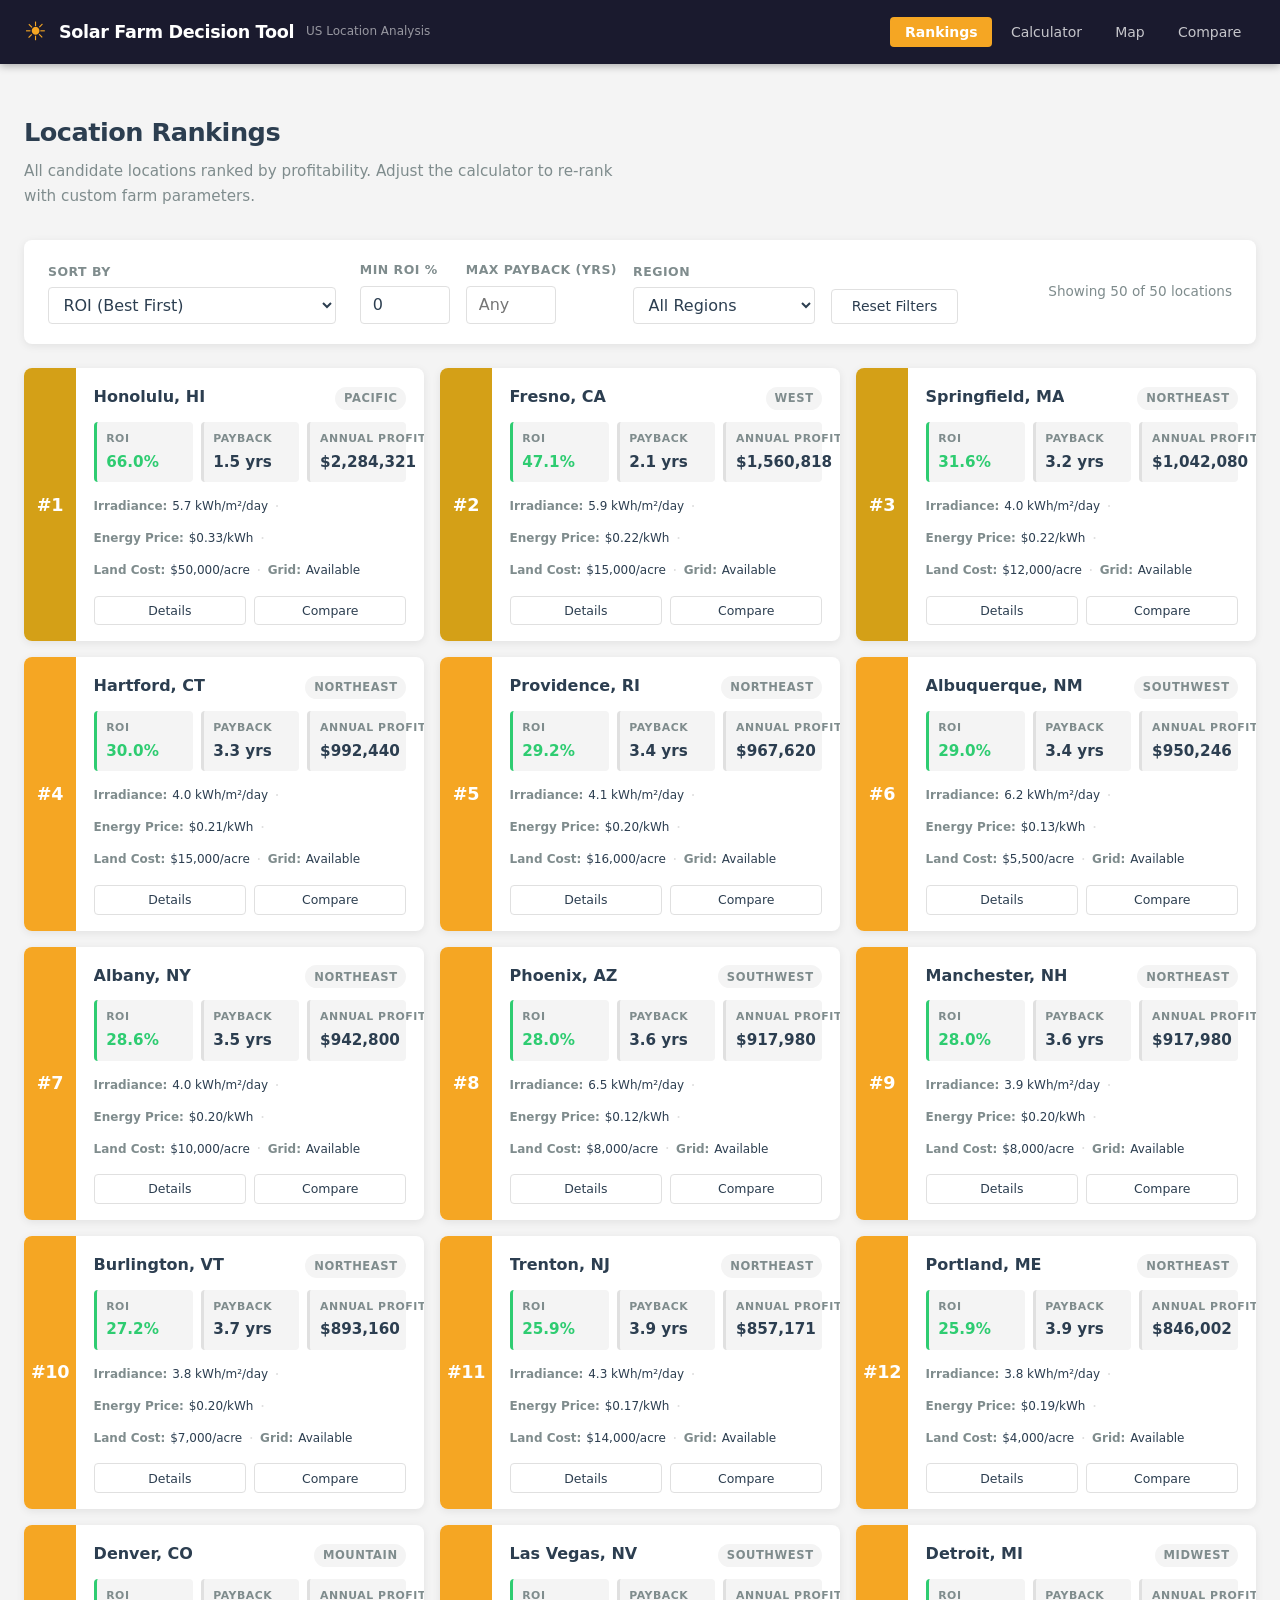
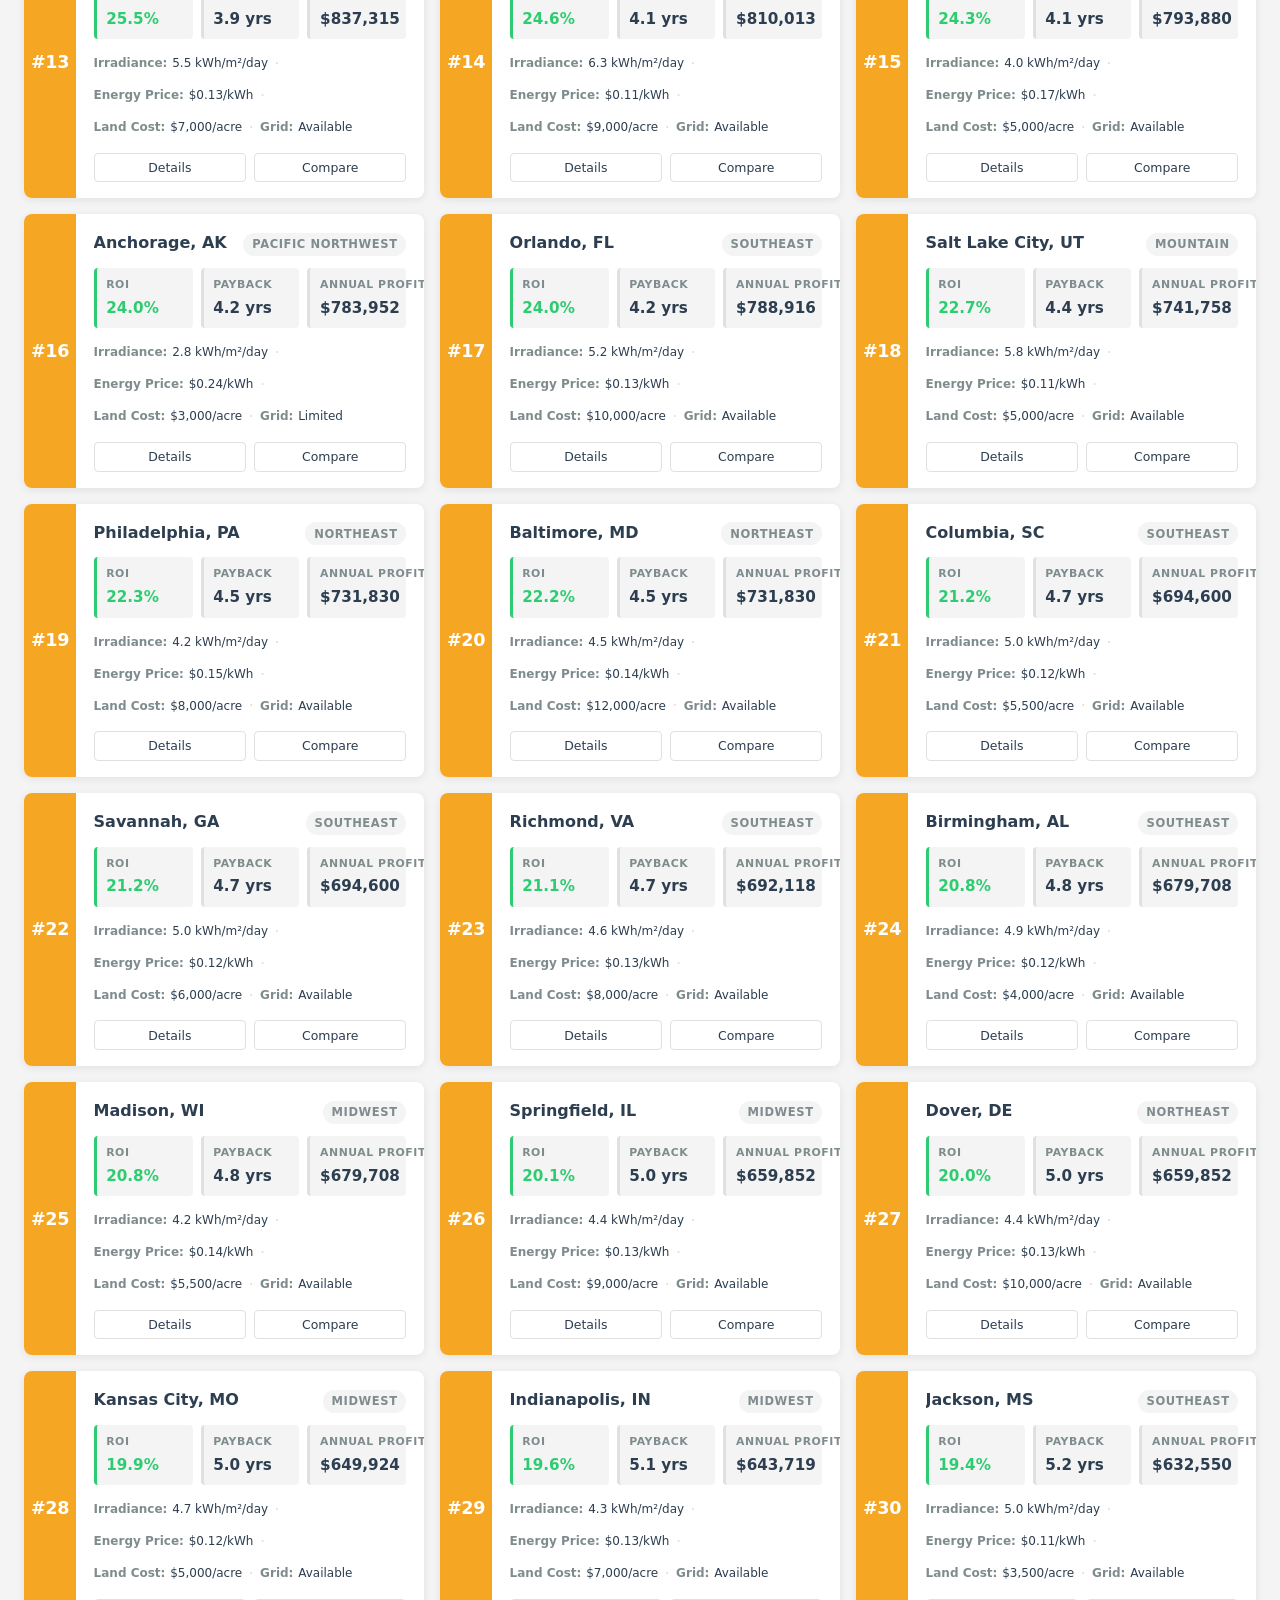
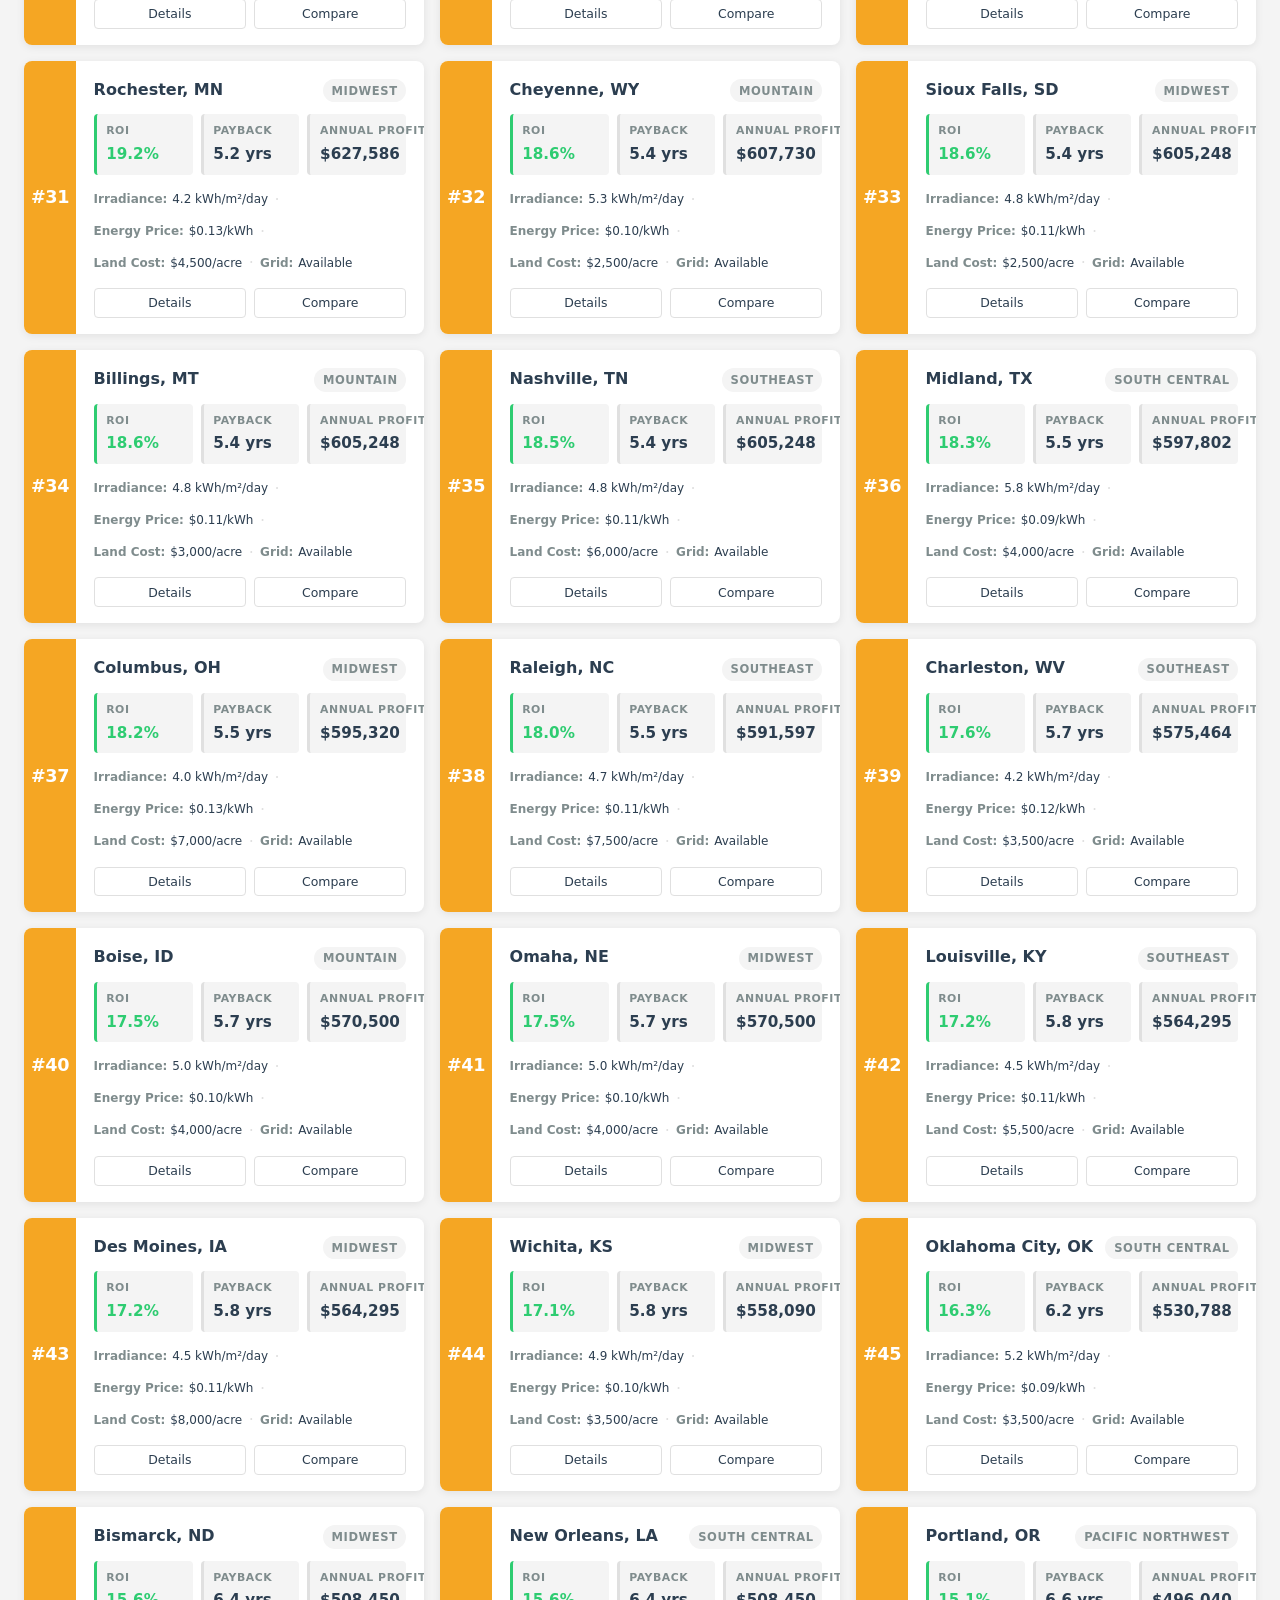
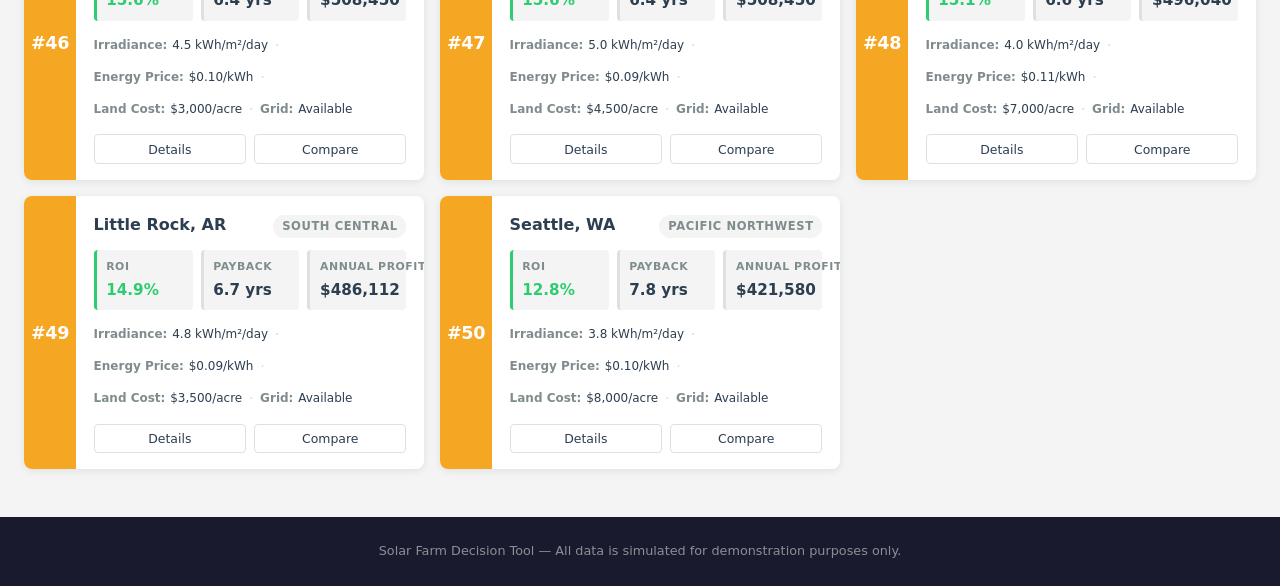
<file: index.html>
<!DOCTYPE html>
<html lang="en">
<head>
  <meta charset="UTF-8">
  <meta name="viewport" content="width=device-width, initial-scale=1.0">
  <title>Solar Farm Location Decision Tool</title>
  <link rel="stylesheet" href="css/styles.css">
</head>
<body>

  <header class="site-header">
    <div class="header-inner">
      <div class="header-brand">
        <span class="header-logo" aria-hidden="true">&#9728;</span>
        <h1 class="header-title">Solar Farm Decision Tool</h1>
        <span class="header-subtitle">US Location Analysis</span>
      </div>
      <nav class="header-nav" aria-label="Main navigation">
        <button class="nav-btn active" data-section="rankings">Rankings</button>
        <button class="nav-btn" data-section="calculator">Calculator</button>
        <button class="nav-btn" data-section="map">Map</button>
        <button class="nav-btn" data-section="comparison">Compare</button>
      </nav>
    </div>
  </header>

  <main class="site-main">

    <!-- Dev A: Rankings -->
    <section id="section-rankings" class="app-section active">
      <div class="section-inner">
        <div class="section-header">
          <h2 class="section-title">Location Rankings</h2>
          <p class="section-desc">All candidate locations ranked by profitability. Adjust the calculator to re-rank with custom farm parameters.</p>
        </div>
        <div id="rankings-controls-mount"></div>
        <div id="rankings-list" class="rankings-list" role="list" aria-label="Ranked locations"></div>
      </div>
    </section>

    <!-- Dev A: Calculator -->
    <section id="section-calculator" class="app-section">
      <div class="section-inner">
        <div id="calculator-mount"></div>
      </div>
    </section>

    <!-- Dev B: Map -->
    <section id="section-map" class="app-section">
      <div class="section-inner">
        <div class="section-header">
          <h2 class="section-title">Location Map</h2>
          <p class="section-desc">US states color-coded by estimated ROI. Click a state to view details.</p>
        </div>
        <div class="map-layout">
          <div id="map-container" class="map-container card"></div>
          <div class="map-sidebar">
            <div id="map-legend" class="map-legend card">
              <h3>ROI Legend</h3>
              <div class="legend-scale"></div>
            </div>
            <div id="map-hover-info" class="map-hover-info card" style="display:none">
              <h3 id="map-hover-name"></h3>
              <div id="map-hover-stats"></div>
              <button id="map-view-detail" class="btn-secondary">View Detail</button>
            </div>
          </div>
        </div>
      </div>
    </section>

    <!-- Dev B: Detail -->
    <section id="section-detail" class="app-section">
      <div class="section-inner">
        <div class="section-header">
          <button id="detail-back" class="btn-back">&#8592; Back to Rankings</button>
          <h2 id="detail-title" class="section-title">Location Detail</h2>
        </div>
        <div id="detail-content" class="detail-layout">
          <div class="detail-metrics card">
            <h3>Key Metrics</h3>
            <div id="detail-kpis" class="kpi-grid"></div>
          </div>
          <div class="detail-charts">
            <div class="chart-card card">
              <h3>Monthly Solar Irradiance (kWh/m²/day)</h3>
              <canvas id="chart-irradiance" width="500" height="200"></canvas>
            </div>
            <div class="chart-card card">
              <h3>Monthly Energy Prices ($/kWh)</h3>
              <canvas id="chart-prices" width="500" height="200"></canvas>
            </div>
            <div class="chart-card card">
              <h3>10-Year Cumulative P&amp;L ($)</h3>
              <canvas id="chart-projection" width="500" height="200"></canvas>
            </div>
          </div>
        </div>
      </div>
    </section>

    <!-- Dev B: Comparison -->
    <section id="section-comparison" class="app-section">
      <div class="section-inner">
        <div class="section-header">
          <h2 class="section-title">Location Comparison</h2>
          <p class="section-desc">Compare up to 3 locations side-by-side</p>
        </div>
        <div id="comparison-selectors" class="comparison-selectors">
          <div class="compare-slot card" data-slot="0">
            <label>Location 1</label>
            <select class="compare-select"><option value="">— Select —</option></select>
          </div>
          <div class="compare-slot card" data-slot="1">
            <label>Location 2</label>
            <select class="compare-select"><option value="">— Select —</option></select>
          </div>
          <div class="compare-slot card" data-slot="2">
            <label>Location 3</label>
            <select class="compare-select"><option value="">— Select —</option></select>
          </div>
        </div>
        <div id="comparison-table-wrap">
          <table id="comparison-table" class="comparison-table">
            <thead><tr id="comparison-header"></tr></thead>
            <tbody id="comparison-body"></tbody>
          </table>
        </div>
      </div>
    </section>

  </main>

  <footer class="site-footer">
    <div class="footer-inner">
      <p>Solar Farm Decision Tool &mdash; All data is simulated for demonstration purposes only.</p>
    </div>
  </footer>

  <script src="js/data.js"></script>
  <script src="js/calculator.js"></script>
  <script src="js/rankings.js"></script>
  <script src="js/map.js"></script>
  <script src="js/detail.js"></script>
  <script src="js/app.js"></script>

</body>
</html>
</file>
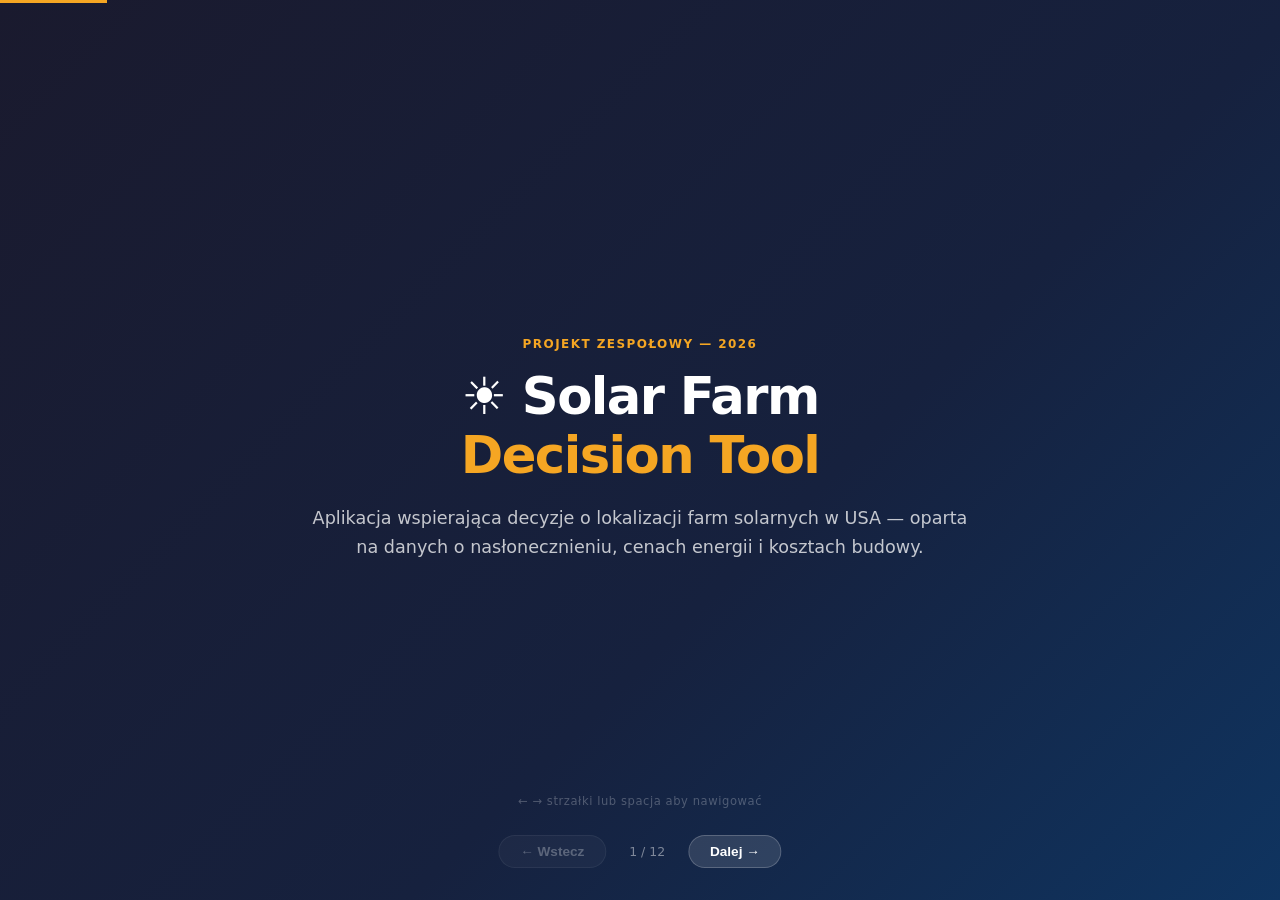
<file: prezentacja.html>
<!DOCTYPE html>
<html lang="pl">
<head>
  <meta charset="UTF-8">
  <meta name="viewport" content="width=device-width, initial-scale=1.0">
  <title>Solar Farm Decision Tool — Prezentacja</title>
  <style>
    :root {
      --accent:  #F5A623;
      --dark:    #1a1a2e;
      --light:   #f4f4f4;
      --card:    #ffffff;
      --green:   #2ecc71;
      --red:     #e74c3c;
      --muted:   #7f8c8d;
      --text:    #2c3e50;
    }

    * { box-sizing: border-box; margin: 0; padding: 0; }

    body {
      font-family: system-ui, -apple-system, 'Segoe UI', Roboto, sans-serif;
      background: var(--dark);
      color: #fff;
      height: 100vh;
      overflow: hidden;
      user-select: none;
    }

    /* ── Slides ── */
    .deck {
      width: 100%;
      height: 100vh;
      position: relative;
    }

    .slide {
      position: absolute;
      inset: 0;
      display: flex;
      flex-direction: column;
      justify-content: center;
      align-items: center;
      padding: 4rem 6rem;
      opacity: 0;
      pointer-events: none;
      transition: opacity 0.4s ease;
      text-align: center;
    }

    .slide.active {
      opacity: 1;
      pointer-events: auto;
    }

    /* ── Backgrounds ── */
    .slide--dark  { background: var(--dark); }
    .slide--light { background: var(--light); color: var(--text); }
    .slide--accent { background: linear-gradient(135deg, #1a1a2e 0%, #16213e 60%, #0f3460 100%); }
    .slide--split { background: var(--light); color: var(--text); flex-direction: row; gap: 4rem; text-align: left; align-items: stretch; }

    /* ── Typography ── */
    .tag {
      font-size: 0.75rem;
      font-weight: 700;
      text-transform: uppercase;
      letter-spacing: 0.12em;
      color: var(--accent);
      margin-bottom: 1rem;
    }

    h1 { font-size: clamp(2rem, 4vw, 3.2rem); font-weight: 800; letter-spacing: -0.03em; line-height: 1.15; margin-bottom: 1.2rem; }
    h2 { font-size: clamp(1.4rem, 3vw, 2.2rem); font-weight: 700; letter-spacing: -0.02em; margin-bottom: 1.2rem; }
    h3 { font-size: 1.1rem; font-weight: 700; margin-bottom: 0.5rem; }
    p  { font-size: clamp(0.9rem, 1.5vw, 1.1rem); line-height: 1.7; color: rgba(255,255,255,0.75); max-width: 680px; }
    .slide--light p, .slide--split p { color: var(--muted); }
    .slide--light h2 { color: var(--text); }

    .accent { color: var(--accent); }
    .big    { font-size: clamp(2.5rem, 6vw, 5rem); font-weight: 800; color: var(--accent); line-height: 1; }

    /* ── Cards ── */
    .cards {
      display: flex;
      gap: 1.25rem;
      margin-top: 2rem;
      flex-wrap: wrap;
      justify-content: center;
    }

    .card {
      background: rgba(255,255,255,0.07);
      border: 1px solid rgba(255,255,255,0.12);
      border-radius: 12px;
      padding: 1.4rem 1.6rem;
      flex: 1;
      min-width: 180px;
      max-width: 220px;
      text-align: left;
    }
    .slide--light .card, .slide--split .card {
      background: var(--card);
      border-color: #e0e0e0;
      box-shadow: 0 2px 8px rgba(0,0,0,0.07);
    }

    .card-icon { font-size: 1.8rem; margin-bottom: 0.6rem; }
    .card h3   { font-size: 0.95rem; font-weight: 700; color: #fff; margin-bottom: 0.3rem; }
    .slide--light .card h3, .slide--split .card h3 { color: var(--text); }
    .card p    { font-size: 0.8rem; color: rgba(255,255,255,0.55); max-width: none; }
    .slide--light .card p, .slide--split .card p { color: var(--muted); }

    /* ── Formula box ── */
    .formula {
      background: rgba(255,255,255,0.06);
      border-left: 4px solid var(--accent);
      border-radius: 0 10px 10px 0;
      padding: 1.2rem 1.6rem;
      font-size: 0.9rem;
      line-height: 2;
      text-align: left;
      font-family: 'Courier New', monospace;
      color: rgba(255,255,255,0.85);
      margin-top: 1.5rem;
      max-width: 600px;
    }

    /* ── File list ── */
    .file-list {
      list-style: none;
      margin-top: 1.5rem;
      display: flex;
      flex-direction: column;
      gap: 0.6rem;
      max-width: 640px;
      width: 100%;
    }

    .file-list li {
      display: flex;
      align-items: baseline;
      gap: 0.75rem;
      background: rgba(255,255,255,0.06);
      border-radius: 8px;
      padding: 0.65rem 1rem;
      font-size: 0.88rem;
      text-align: left;
    }

    .file-list .fname {
      font-family: 'Courier New', monospace;
      color: var(--accent);
      font-weight: 700;
      white-space: nowrap;
      min-width: 160px;
    }

    .file-list .fdesc {
      color: rgba(255,255,255,0.65);
    }

    /* ── Split panel ── */
    .split-col {
      flex: 1;
      display: flex;
      flex-direction: column;
      justify-content: center;
    }

    .split-col.dark-col {
      background: var(--dark);
      color: #fff;
      border-radius: 16px;
      padding: 2.5rem 2rem;
    }

    .split-col.dark-col p { color: rgba(255,255,255,0.7); }
    .split-col.dark-col h2 { color: #fff; }

    /* ── Steps ── */
    .steps {
      display: flex;
      gap: 0;
      margin-top: 2rem;
      position: relative;
    }

    .steps::before {
      content: '';
      position: absolute;
      top: 22px;
      left: 22px;
      right: 22px;
      height: 2px;
      background: rgba(255,255,255,0.1);
    }

    .step {
      flex: 1;
      display: flex;
      flex-direction: column;
      align-items: center;
      gap: 0.6rem;
      text-align: center;
    }

    .step-num {
      width: 44px;
      height: 44px;
      border-radius: 50%;
      background: var(--accent);
      color: #fff;
      font-weight: 800;
      font-size: 1rem;
      display: flex;
      align-items: center;
      justify-content: center;
      position: relative;
      z-index: 1;
    }

    .step-label {
      font-size: 0.8rem;
      color: rgba(255,255,255,0.65);
      max-width: 110px;
    }

    /* ── ROI badge ── */
    .roi-badge {
      display: inline-flex;
      align-items: center;
      gap: 0.4rem;
      background: rgba(46, 204, 113, 0.15);
      border: 1px solid var(--green);
      border-radius: 99px;
      padding: 0.3rem 0.9rem;
      font-size: 0.85rem;
      color: var(--green);
      font-weight: 700;
      margin-top: 0.75rem;
    }

    /* ── Navigation ── */
    .nav {
      position: fixed;
      bottom: 2rem;
      left: 50%;
      transform: translateX(-50%);
      display: flex;
      align-items: center;
      gap: 1rem;
      z-index: 200;
    }

    .nav button {
      background: rgba(255,255,255,0.12);
      border: 1px solid rgba(255,255,255,0.2);
      color: #fff;
      padding: 0.5rem 1.3rem;
      border-radius: 99px;
      cursor: pointer;
      font-size: 0.85rem;
      font-weight: 600;
      transition: background 0.2s;
    }

    .nav button:hover { background: rgba(255,255,255,0.22); }
    .nav button:disabled { opacity: 0.3; cursor: default; }

    .nav-counter {
      font-size: 0.78rem;
      color: rgba(255,255,255,0.45);
      min-width: 50px;
      text-align: center;
    }

    /* ── Progress bar ── */
    .progress {
      position: fixed;
      top: 0;
      left: 0;
      height: 3px;
      background: var(--accent);
      transition: width 0.4s ease;
      z-index: 300;
    }

    /* ── Keyboard hint ── */
    .hint {
      position: fixed;
      bottom: 5.5rem;
      left: 50%;
      transform: translateX(-50%);
      font-size: 0.72rem;
      color: rgba(255,255,255,0.25);
      letter-spacing: 0.05em;
    }
  </style>
</head>
<body>

<div class="progress" id="progress"></div>

<div class="deck" id="deck">

  <!-- 1. Tytuł -->
  <div class="slide slide--accent active">
    <div class="tag">Projekt zespołowy &mdash; 2026</div>
    <h1>&#9728; Solar Farm<br><span class="accent">Decision Tool</span></h1>
    <p>Aplikacja wspierająca decyzje o lokalizacji farm solarnych w USA — oparta na danych o nasłonecznieniu, cenach energii i kosztach budowy.</p>
  </div>

  <!-- 2. Problem -->
  <div class="slide slide--dark">
    <div class="tag">Problem</div>
    <h2>Jak firma wybiera miejsce<br>na nową farmę solarną?</h2>
    <p>Dotychczas: <strong style="color:#fff">ręczne przeszukiwanie</strong> danych — ceny energii w jednym miejscu, pogoda w innym, koszty gruntu gdzieś indziej. Brak jednego narzędzia zestawiającego wszystko razem.</p>
    <div class="cards">
      <div class="card"><div class="card-icon">&#128269;</div><h3>Rozproszone dane</h3><p>Ceny energii, nasłonecznienie i koszty gruntu w różnych źródłach</p></div>
      <div class="card"><div class="card-icon">&#9200;</div><h3>Czasochłonny proces</h3><p>Kilka–kilkanaście godzin pracy analitycznej przy każdej decyzji</p></div>
      <div class="card"><div class="card-icon">&#10060;</div><h3>Brak porównania</h3><p>Trudno zestawić ze sobą wiele lokalizacji jednocześnie</p></div>
    </div>
  </div>

  <!-- 3. Rozwiązanie -->
  <div class="slide slide--accent">
    <div class="tag">Rozwiązanie</div>
    <h2>Jedno narzędzie — pełny obraz</h2>
    <p>Aplikacja webowa zestawiająca nasłonecznienie, ceny energii i koszty inwestycji w jeden wskaźnik: <span class="accent"><strong>ROI</strong></span>. Decydent widzi rankingi, mapę i szczegółowe prognozy zysku w kilka sekund.</p>
    <div class="cards" style="margin-top:2rem">
      <div class="card"><div class="card-icon">&#127381;</div><h3>Ranking lokalizacji</h3><p>Sortowanie po ROI, okresie zwrotu lub zysku rocznym</p></div>
      <div class="card"><div class="card-icon">&#128200;</div><h3>Kalkulator</h3><p>Zmień liczbę paneli, cenę, koszty — ranking aktualizuje się na żywo</p></div>
      <div class="card"><div class="card-icon">&#128506;</div><h3>Mapa USA</h3><p>Stany pokolorowane wg rentowności; kliknij, by zobaczyć szczegóły</p></div>
      <div class="card"><div class="card-icon">&#9878;</div><h3>Porównanie</h3><p>Zestawienie do 3 lokalizacji obok siebie</p></div>
    </div>
  </div>

  <!-- 4. Model finansowy -->
  <div class="slide slide--dark">
    <div class="tag">Model finansowy</div>
    <h2>Jak liczymy <span class="accent">ROI</span>?</h2>
    <div class="formula">
      Roczna produkcja = nasłonecznienie × pow. panelu × sprawność × liczba paneli × 365<br>
      Przychód roczny  = produkcja [kWh] × cena energii [$/kWh]<br>
      CapEx            = (cena panelu × liczba) × 1,30 + koszt działki<br>
      Zysk roczny      = Przychód − OpEx roczny<br>
      <span style="color:var(--accent); font-weight:700">ROI              = Zysk roczny / CapEx</span><br>
      Okres zwrotu     = CapEx / Zysk roczny
    </div>
    <div class="roi-badge">&#9989; Phoenix AZ: ROI ≈ 27,9% &nbsp;|&nbsp; Zwrot ≈ 3,6 lat</div>
  </div>

  <!-- 5. Dane — 50 stanów -->
  <div class="slide slide--light">
    <div class="tag">Dane wejściowe — aktualizacja</div>
    <h2>Rozszerzono do <span style="color:var(--accent)">50 stanów USA</span></h2>
    <p>Każdy stan ma reprezentatywne miasto z realistycznymi danymi nasłonecznienia, cen energii i kosztów gruntu. Dodano pole <code style="background:#eee;padding:0.1rem 0.4rem;border-radius:4px">state_abbr</code> potrzebne Dev B do mapowania stanów SVG.</p>
    <div class="cards" style="margin-top:1.2rem">
      <div class="card"><h3>&#9728; Southwest</h3><p>AZ · NM · NV</p></div>
      <div class="card"><h3>&#9961; Mountain</h3><p>CO · ID · MT · UT · WY</p></div>
      <div class="card"><h3>&#127807; South Central</h3><p>TX · OK · AR · LA</p></div>
      <div class="card"><h3>&#127774; Southeast</h3><p>FL · GA · NC · AL · MS · SC · TN · VA · WV · KY</p></div>
      <div class="card"><h3>&#127777; Midwest</h3><p>KS · MN · IL · IN · IA · MI · MO · ND · NE · OH · SD · WI</p></div>
      <div class="card"><h3>&#127968; Northeast</h3><p>MA · CT · DE · ME · MD · NH · NJ · NY · PA · RI · VT</p></div>
      <div class="card"><h3>&#127956; Pacific NW + Pacific</h3><p>WA · OR · AK · CA · HI</p></div>
    </div>
  </div>

  <!-- 6. Nowe funkcje — co się zmieniło -->
  <div class="slide slide--dark">
    <div class="tag">Nowe funkcjonalności</div>
    <h2>Co trafiło do <span class="accent">main</span>?</h2>
    <div class="cards" style="margin-top:1.5rem">
      <div class="card">
        <div class="card-icon">&#127758;</div>
        <h3>50 stanów zamiast 12</h3>
        <p>Pełne pokrycie USA — każdy stan, 9 regionów, pole <code>state_abbr</code> dla mapy SVG</p>
      </div>
      <div class="card">
        <div class="card-icon">&#127758;</div>
        <h3>SPA-nawigacja</h3>
        <p><code>app.js</code> zarządza widocznością sekcji; <code>window.AppEvents.showSection()</code> dostępne dla wszystkich modułów</p>
      </div>
      <div class="card">
        <div class="card-icon">&#128201;</div>
        <h3>Formatery w Calculator</h3>
        <p><code>fmtMoney()</code>, <code>fmtPct()</code>, <code>fmtYrs()</code> — gotowe helpery do wyświetlania danych</p>
      </div>
      <div class="card">
        <div class="card-icon">&#128196;</div>
        <h3>HTML gotowy dla Dev B</h3>
        <p>Kontenery mapy, Canvas wykresy, tabela porównania i selektory lokalizacji już w index.html</p>
      </div>
    </div>
  </div>

  <!-- 7. SPA-nawigacja — szczegóły -->
  <div class="slide slide--accent">
    <div class="tag">SPA-nawigacja</div>
    <h2>Jedna strona — wiele widoków</h2>
    <p>Sekcje są ukryte (<code style="opacity:0.8">display:none</code>) i pokazywane przez JS. Brak przeładowania strony, brak routera — czyste CSS + JS.</p>
    <div class="formula" style="margin-top:1.5rem; font-size:0.82rem">
      <span style="color:rgba(255,255,255,0.5)">/* CSS */</span><br>
      .app-section        { display: none; }<br>
      .app-section.active { display: block; }<br><br>
      <span style="color:rgba(255,255,255,0.5)">/* app.js — dostępne dla wszystkich modułów */</span><br>
      <span style="color:var(--accent)">window.AppEvents.showSection</span>('map');      <span style="color:rgba(255,255,255,0.4)">// idź do mapy</span><br>
      <span style="color:var(--accent)">window.AppEvents.showSection</span>('detail');   <span style="color:rgba(255,255,255,0.4)">// po kliknięciu stanu</span><br>
      <span style="color:var(--accent)">window.AppEvents.showSection</span>('comparison');<span style="color:rgba(255,255,255,0.4)">// porównanie</span>
    </div>
  </div>

  <!-- 8. Architektura plików -->
  <div class="slide slide--dark">
    <div class="tag">Architektura</div>
    <h2>Struktura projektu</h2>
    <ul class="file-list">
      <li><span class="fname">index.html</span>       <span class="fdesc">Szkielet SPA — sekcje z <code>active</code>, kontenery, kolejność skryptów</span></li>
      <li><span class="fname">css/styles.css</span>   <span class="fdesc">Style wspólne + <code>.nav-btn</code>, <code>.btn-back</code> + bloki Dev A / Dev B</span></li>
      <li><span class="fname">js/data.js</span>       <span class="fdesc">50 stanów USA + <code>state_abbr</code> → <code>window.AppData</code></span></li>
      <li><span class="fname">js/calculator.js</span> <span class="fdesc">calcROI, rankLocations, projectProfits + <code>fmtMoney / fmtPct / fmtYrs</code></span></li>
      <li><span class="fname">js/rankings.js</span>   <span class="fdesc">UI rankingów + panel kalkulatora + 9 regionów w filtrze</span></li>
      <li><span class="fname">js/map.js</span>        <span class="fdesc">Mapa SVG USA, kolor stanów wg ROI → <code>initMap()</code> <em style="opacity:0.5">[Dev B]</em></span></li>
      <li><span class="fname">js/detail.js</span>     <span class="fdesc">Wykresy Canvas, prognoza 10-letnia, porównanie → <code>initDetail()</code> <em style="opacity:0.5">[Dev B]</em></span></li>
      <li><span class="fname">js/app.js</span>        <span class="fdesc">Init + routing SPA → <code>window.AppEvents.showSection()</code></span></li>
    </ul>
  </div>

  <!-- 9. Podział pracy -->
  <div class="slide slide--split">
    <div class="split-col">
      <div class="tag">Dev A ✅ Gotowe</div>
      <h2>Dane, logika, rankingi</h2>
      <p>Warstwa danych i obliczeń ukończona. Dev B może już teraz korzystać z pełnego API.</p>
      <div class="cards" style="margin-top:1.2rem; justify-content:flex-start">
        <div class="card"><h3>data.js</h3><p>50 stanów, <code>state_abbr</code>, konfiguracja domyślna</p></div>
        <div class="card"><h3>calculator.js</h3><p>calcROI, rankLocations, projectProfits, fmtMoney, fmtPct, fmtYrs</p></div>
        <div class="card"><h3>rankings.js</h3><p>Lista rankingów, filtry 9 regionów, kalkulator live</p></div>
        <div class="card"><h3>app.js</h3><p>SPA routing, AppEvents.showSection()</p></div>
      </div>
    </div>
    <div class="split-col dark-col">
      <div class="tag" style="color:var(--accent)">Dev B — Następny krok</div>
      <h2>Mapa, wykresy, porównanie</h2>
      <p>HTML kontenery i Canvas elementy już gotowe w <code style="color:var(--accent)">index.html</code>. Dev B wypełnia je danymi.</p>
      <div class="cards" style="margin-top:1.2rem; justify-content:flex-start">
        <div class="card"><h3>map.js</h3><p>SVG kolory stanów wg ROI, hover panel, nawigacja do detail</p></div>
        <div class="card"><h3>detail.js</h3><p>3× Canvas wykresy + tabela porównania z dropdownami</p></div>
      </div>
    </div>
  </div>

  <!-- 10. Stos technologiczny -->
  <div class="slide slide--dark">
    <div class="tag">Technologia</div>
    <h2>Zero zewnętrznych zależności</h2>
    <p>Vanilla JS + HTML + CSS. Brak frameworków, brak npm, brak bundlera — otwierasz <code style="color:var(--accent)">index.html</code> w przeglądarce i działa.</p>
    <div class="steps" style="max-width:700px; width:100%">
      <div class="step"><div class="step-num">1</div><div class="step-label">data.js 50 stanów</div></div>
      <div class="step"><div class="step-num">2</div><div class="step-label">calculator.js ROI + formatery</div></div>
      <div class="step"><div class="step-num">3</div><div class="step-label">rankings.js UI + filtry</div></div>
      <div class="step"><div class="step-num">4</div><div class="step-label">map + detail Dev B</div></div>
      <div class="step"><div class="step-num">5</div><div class="step-label">app.js init + SPA routing</div></div>
    </div>
  </div>

  <!-- 11. Status / Co dalej -->
  <div class="slide slide--accent">
    <div class="tag">Status projektu</div>
    <h2>Co zostało zrobione?<br>Co zostało do zrobienia?</h2>
    <div class="cards" style="margin-top:2rem">
      <div class="card">
        <div class="card-icon">&#9989;</div>
        <h3>Ukończone (Dev A)</h3>
        <p>50 stanów, obliczenia + formatery, rankingi, kalkulator live, SPA-nawigacja, HTML/CSS skeleton</p>
      </div>
      <div class="card">
        <div class="card-icon">&#9648;</div>
        <h3>W toku (Dev B)</h3>
        <p>Interaktywna mapa SVG, wykresy Canvas (nasłonecznienie, ceny, P&amp;L), tabela porównania</p>
      </div>
      <div class="card">
        <div class="card-icon">&#128640;</div>
        <h3>Przyszłość</h3>
        <p>Prawdziwe API (pogoda, ceny energii, grunty), zapis scenariuszy, wersja mobilna</p>
      </div>
    </div>
  </div>

  <!-- 12. Koniec -->
  <div class="slide slide--dark">
    <div class="tag">Podsumowanie</div>
    <div class="big">&#9728;</div>
    <h1 style="margin-top:1rem">Dziękuję!</h1>
    <p>Solar Farm Decision Tool — narzędzie, które zamienia godziny ręcznej analizy w kilka sekund pracy.</p>
    <div style="margin-top:2rem; display:flex; gap:1rem; flex-wrap:wrap; justify-content:center">
      <div class="roi-badge">&#128197; Vanilla JS + HTML + CSS</div>
      <div class="roi-badge">&#128205; 50 stanów USA</div>
      <div class="roi-badge">&#128200; ROI, CapEx, Payback</div>
      <div class="roi-badge">&#128279; SPA-nawigacja</div>
    </div>
  </div>

</div>

<p class="hint">&#8592; &#8594; strzałki lub spacja aby nawigować</p>

<div class="nav">
  <button id="prev" disabled>&#8592; Wstecz</button>
  <span class="nav-counter" id="counter">1 / 10</span>
  <button id="next">Dalej &#8594;</button>
</div>

<script>
  var slides   = document.querySelectorAll('.slide');
  var progress = document.getElementById('progress');
  var counter  = document.getElementById('counter');
  var prevBtn  = document.getElementById('prev');
  var nextBtn  = document.getElementById('next');
  var current  = 0;
  var total    = slides.length;

  function goTo(n) {
    slides[current].classList.remove('active');
    current = Math.max(0, Math.min(n, total - 1));
    slides[current].classList.add('active');
    counter.textContent = (current + 1) + ' / ' + total;
    prevBtn.disabled = current === 0;
    nextBtn.disabled = current === total - 1;
    progress.style.width = ((current + 1) / total * 100) + '%';
  }

  prevBtn.addEventListener('click', function () { goTo(current - 1); });
  nextBtn.addEventListener('click', function () { goTo(current + 1); });

  document.addEventListener('keydown', function (e) {
    if (e.key === 'ArrowRight' || e.key === ' ')  { e.preventDefault(); goTo(current + 1); }
    if (e.key === 'ArrowLeft')                     { e.preventDefault(); goTo(current - 1); }
  });

  goTo(0);
</script>

</body>
</html>
</file>
<file: css/styles.css>
/* ============================================================
   SHARED: CSS Custom Properties (Variables)
   ============================================================ */
:root {
  --color-accent:      #F5A623;
  --color-bg:          #f4f4f4;
  --color-header:      #1a1a2e;
  --color-card:        #ffffff;
  --color-good-roi:    #2ecc71;
  --color-bad-roi:     #e74c3c;
  --color-medium-roi:  #F5A623;
  --color-text:        #2c3e50;
  --color-text-muted:  #7f8c8d;
  --color-border:      #e0e0e0;
  --color-section-alt: #eef2f7;
  --color-header-text: #ffffff;

  --font-sans: system-ui, -apple-system, BlinkMacSystemFont, 'Segoe UI', Roboto, sans-serif;

  --radius-sm: 4px;
  --radius-md: 8px;
  --radius-lg: 16px;

  --shadow-card:       0 2px 8px rgba(0, 0, 0, 0.08);
  --shadow-card-hover: 0 4px 16px rgba(0, 0, 0, 0.14);

  --transition-fast: 150ms ease;
  --transition-std:  250ms ease;

  --max-width:       1280px;
  --section-padding: 3rem 1.5rem;
}

/* ============================================================
   SHARED: Reset & Base
   ============================================================ */
*, *::before, *::after {
  box-sizing: border-box;
  margin: 0;
  padding: 0;
}

html { scroll-behavior: smooth; }

body {
  font-family: var(--font-sans);
  background-color: var(--color-bg);
  color: var(--color-text);
  line-height: 1.6;
  font-size: 16px;
}

img, svg { display: block; max-width: 100%; }
a { color: inherit; text-decoration: none; }
button, input, select { font-family: inherit; font-size: inherit; }

/* ============================================================
   SHARED: Layout — Section visibility (JS-driven SPA nav)
   ============================================================ */
.app-section          { display: none; padding: var(--section-padding); }
.app-section.active   { display: block; }

/* ============================================================
   SHARED: Layout — Header
   ============================================================ */
.site-header {
  background-color: var(--color-header);
  color: var(--color-header-text);
  position: sticky;
  top: 0;
  z-index: 100;
  box-shadow: 0 2px 8px rgba(0, 0, 0, 0.3);
}

.header-inner {
  max-width: var(--max-width);
  margin: 0 auto;
  padding: 0 1.5rem;
  height: 64px;
  display: flex;
  align-items: center;
  justify-content: space-between;
  gap: 1.5rem;
}

.header-brand {
  display: flex;
  align-items: center;
  gap: 0.75rem;
  flex-shrink: 0;
}

.header-logo { font-size: 1.6rem; color: var(--color-accent); line-height: 1; }

.header-title {
  font-size: 1.1rem;
  font-weight: 700;
  letter-spacing: -0.02em;
  white-space: nowrap;
}

.header-subtitle {
  font-size: 0.75rem;
  color: rgba(255, 255, 255, 0.55);
  white-space: nowrap;
}

.header-nav { display: flex; gap: 0.25rem; }

/* Nav buttons (SPA-style) */
.nav-btn {
  padding: 0.4rem 0.85rem;
  border-radius: var(--radius-sm);
  border: 1px solid transparent;
  font-size: 0.875rem;
  font-weight: 500;
  color: rgba(255, 255, 255, 0.75);
  background: transparent;
  cursor: pointer;
  transition: background-color var(--transition-fast), color var(--transition-fast);
}

.nav-btn:hover,
.nav-btn:focus-visible {
  background-color: rgba(255, 255, 255, 0.1);
  color: #ffffff;
  outline: none;
}

.nav-btn.active {
  background-color: var(--color-accent);
  color: #ffffff;
  font-weight: 600;
}

/* ============================================================
   SHARED: Layout — Main, Sections
   ============================================================ */
.site-main { min-height: 100vh; }

.section-inner {
  max-width: var(--max-width);
  margin: 0 auto;
}

.section-header { margin-bottom: 2rem; }

.section-title {
  font-size: 1.6rem;
  font-weight: 700;
  color: var(--color-text);
  letter-spacing: -0.02em;
  margin-bottom: 0.4rem;
}

.section-desc {
  color: var(--color-text-muted);
  font-size: 0.95rem;
  max-width: 600px;
}

/* ============================================================
   SHARED: Layout — Footer
   ============================================================ */
.site-footer {
  background-color: var(--color-header);
  color: rgba(255, 255, 255, 0.5);
  text-align: center;
  padding: 1.5rem;
  font-size: 0.8rem;
}

.footer-inner { max-width: var(--max-width); margin: 0 auto; }

/* ============================================================
   SHARED: Utility — Buttons
   ============================================================ */
.btn-primary {
  display: inline-flex;
  align-items: center;
  justify-content: center;
  padding: 0.55rem 1.25rem;
  border: none;
  border-radius: var(--radius-sm);
  background-color: var(--color-accent);
  color: #ffffff;
  font-weight: 600;
  font-size: 0.875rem;
  cursor: pointer;
  transition: filter var(--transition-fast), transform var(--transition-fast);
  white-space: nowrap;
}

.btn-primary:hover  { filter: brightness(1.08); }
.btn-primary:active { transform: scale(0.97); }

.btn-secondary {
  display: inline-flex;
  align-items: center;
  justify-content: center;
  padding: 0.55rem 1.25rem;
  border: 1px solid var(--color-border);
  border-radius: var(--radius-sm);
  background-color: #ffffff;
  color: var(--color-text);
  font-weight: 500;
  font-size: 0.875rem;
  cursor: pointer;
  transition: background-color var(--transition-fast), border-color var(--transition-fast);
  white-space: nowrap;
}

.btn-secondary:hover { background-color: var(--color-bg); border-color: #bbb; }

.btn-back {
  background: none;
  border: none;
  color: var(--color-accent);
  cursor: pointer;
  font-size: 0.85rem;
  font-weight: 600;
  padding: 0;
  margin-bottom: 0.5rem;
  display: block;
}
.btn-back:hover { text-decoration: underline; }

/* ============================================================
   DEV A: Rankings Section
   ============================================================ */
.rankings-controls {
  display: flex;
  flex-wrap: wrap;
  align-items: flex-end;
  gap: 1rem 1.5rem;
  padding: 1.25rem 1.5rem;
  background-color: var(--color-card);
  border-radius: var(--radius-md);
  box-shadow: var(--shadow-card);
  margin-bottom: 1.5rem;
}

.sort-controls,
.filter-group {
  display: flex;
  flex-direction: column;
  gap: 0.3rem;
}

.filter-controls {
  display: flex;
  flex-wrap: wrap;
  align-items: flex-end;
  gap: 0.75rem 1rem;
  flex: 1;
}

.rankings-controls label {
  font-size: 0.78rem;
  font-weight: 600;
  color: var(--color-text-muted);
  text-transform: uppercase;
  letter-spacing: 0.04em;
}

.rankings-controls select,
.rankings-controls input[type="number"] {
  padding: 0.45rem 0.65rem;
  border: 1px solid var(--color-border);
  border-radius: var(--radius-sm);
  background-color: #ffffff;
  color: var(--color-text);
  min-width: 0;
  width: auto;
}

.rankings-controls select:focus,
.rankings-controls input[type="number"]:focus {
  outline: 2px solid var(--color-accent);
  outline-offset: 1px;
}

#filter-min-roi,
#filter-max-payback { width: 90px; }

.results-count {
  margin-left: auto;
  font-size: 0.85rem;
  color: var(--color-text-muted);
  align-self: center;
}

.rankings-list {
  display: grid;
  grid-template-columns: repeat(auto-fill, minmax(380px, 1fr));
  gap: 1rem;
}

.rankings-empty {
  grid-column: 1 / -1;
  text-align: center;
  padding: 3rem 1rem;
  color: var(--color-text-muted);
  font-size: 1rem;
}

/* Location card */
.location-card {
  background-color: var(--color-card);
  border-radius: var(--radius-md);
  box-shadow: var(--shadow-card);
  display: flex;
  align-items: stretch;
  overflow: hidden;
  transition: box-shadow var(--transition-std), transform var(--transition-std);
  position: relative;
}

.location-card:hover {
  box-shadow: var(--shadow-card-hover);
  transform: translateY(-2px);
}

.card-rank {
  display: flex;
  align-items: center;
  justify-content: center;
  min-width: 52px;
  font-size: 1.1rem;
  font-weight: 800;
  color: #ffffff;
  background-color: var(--color-accent);
  flex-shrink: 0;
  letter-spacing: -0.02em;
}

.card-rank--top { background-color: #d4a017; }

.card-body { flex: 1; padding: 1rem 1.1rem; min-width: 0; }

.card-header-row {
  display: flex;
  align-items: baseline;
  justify-content: space-between;
  gap: 0.5rem;
  margin-bottom: 0.75rem;
}

.card-name {
  font-size: 1rem;
  font-weight: 700;
  white-space: nowrap;
  overflow: hidden;
  text-overflow: ellipsis;
}

.card-region {
  font-size: 0.72rem;
  font-weight: 600;
  text-transform: uppercase;
  letter-spacing: 0.05em;
  color: var(--color-text-muted);
  background-color: var(--color-bg);
  padding: 0.15rem 0.55rem;
  border-radius: 99px;
  white-space: nowrap;
  flex-shrink: 0;
}

.card-metrics {
  display: flex;
  gap: 0.5rem;
  margin-bottom: 0.75rem;
}

.metric {
  flex: 1;
  padding: 0.5rem 0.6rem;
  border-radius: var(--radius-sm);
  background-color: var(--color-bg);
  border-left: 3px solid var(--color-border);
  min-width: 0;
}

.metric.roi-good   { border-left-color: var(--color-good-roi); }
.metric.roi-medium { border-left-color: var(--color-medium-roi); }
.metric.roi-bad    { border-left-color: var(--color-bad-roi); }

.metric-label {
  display: block;
  font-size: 0.68rem;
  font-weight: 600;
  text-transform: uppercase;
  letter-spacing: 0.05em;
  color: var(--color-text-muted);
  margin-bottom: 0.15rem;
  white-space: nowrap;
}

.metric-value {
  display: block;
  font-size: 0.95rem;
  font-weight: 700;
  color: var(--color-text);
  white-space: nowrap;
}

.metric.roi-good .metric-value { color: var(--color-good-roi); }
.metric.roi-bad  .metric-value { color: var(--color-bad-roi); }

.card-key-metrics {
  display: flex;
  flex-wrap: wrap;
  gap: 0.4rem;
  margin-bottom: 0.75rem;
}

.key-metric { display: flex; align-items: center; gap: 0.3rem; font-size: 0.75rem; color: var(--color-text-muted); }
.key-metric-label { font-weight: 600; }
.key-metric-value { color: var(--color-text); }
.key-metric-sep   { color: var(--color-border); }

.card-actions { display: flex; gap: 0.5rem; }
.card-actions .btn-secondary { flex: 1; padding: 0.4rem 0.5rem; font-size: 0.78rem; }

/* ============================================================
   DEV A: Calculator Section
   ============================================================ */
.calculator-panel {
  background-color: var(--color-card);
  border-radius: var(--radius-md);
  box-shadow: var(--shadow-card);
  padding: 2rem;
  max-width: 860px;
  margin: 0 auto;
}

.calculator-title {
  font-size: 1.4rem;
  font-weight: 700;
  letter-spacing: -0.02em;
  margin-bottom: 0.3rem;
}

.calculator-subtitle {
  color: var(--color-text-muted);
  font-size: 0.9rem;
  margin-bottom: 1.75rem;
}

.calculator-inputs {
  display: grid;
  grid-template-columns: repeat(auto-fill, minmax(180px, 1fr));
  gap: 1rem 1.5rem;
  margin-bottom: 1.75rem;
}

.input-group { display: flex; flex-direction: column; gap: 0.35rem; }

.input-group label {
  font-size: 0.78rem;
  font-weight: 600;
  color: var(--color-text-muted);
  text-transform: uppercase;
  letter-spacing: 0.04em;
}

.input-group input[type="number"] {
  padding: 0.55rem 0.75rem;
  border: 1px solid var(--color-border);
  border-radius: var(--radius-sm);
  color: var(--color-text);
  transition: border-color var(--transition-fast);
}

.input-group input[type="number"]:focus {
  outline: 2px solid var(--color-accent);
  outline-offset: 1px;
  border-color: transparent;
}

.input-hint { font-size: 0.72rem; color: var(--color-text-muted); }

.calculator-output {
  background-color: var(--color-bg);
  border-radius: var(--radius-md);
  padding: 1.25rem 1.5rem;
  margin-bottom: 1.25rem;
}

.output-title {
  font-size: 0.85rem;
  font-weight: 700;
  text-transform: uppercase;
  letter-spacing: 0.05em;
  color: var(--color-text-muted);
  margin-bottom: 1rem;
}

.output-grid {
  display: grid;
  grid-template-columns: repeat(3, 1fr);
  gap: 0.75rem;
  margin-bottom: 0.75rem;
}

.output-item { display: flex; flex-direction: column; gap: 0.2rem; }

.output-item.highlight .output-value {
  color: var(--color-accent);
  font-size: 1.05rem;
}

.output-label {
  font-size: 0.72rem;
  font-weight: 600;
  text-transform: uppercase;
  letter-spacing: 0.04em;
  color: var(--color-text-muted);
}

.output-value { font-size: 0.95rem; font-weight: 700; color: var(--color-text); }

.output-note { font-size: 0.78rem; color: var(--color-text-muted); }

.calculator-actions { display: flex; gap: 0.75rem; flex-wrap: wrap; }

/* ============================================================
   DEV B: Map, Detail & Comparison
   ============================================================ */

/* Map */
.map-layout {
  display: grid;
  grid-template-columns: 1fr 260px;
  gap: 20px;
}

.map-container {
  background: var(--color-card);
  border-radius: var(--radius-md);
  box-shadow: var(--shadow-card);
  padding: 12px;
  min-height: 380px;
  display: flex;
  align-items: center;
  justify-content: center;
  overflow: hidden;
}

.map-container svg { width: 100%; height: auto; }

.state-tile { cursor: default; transition: opacity 0.15s; }
.state-tile.has-data { cursor: pointer; }
.state-tile.has-data:hover rect { opacity: 0.8; }
.state-tile.selected rect { stroke: var(--color-accent) !important; stroke-width: 3 !important; }

.map-sidebar { display: flex; flex-direction: column; gap: 12px; }

.map-legend {
  background: var(--color-card);
  border-radius: var(--radius-md);
  box-shadow: var(--shadow-card);
  padding: 16px;
}

.map-legend h3 { font-size: 0.9rem; font-weight: 700; margin-bottom: 12px; color: var(--color-text); }

.legend-scale {
  height: 14px;
  border-radius: 4px;
  background: linear-gradient(to right, var(--color-bad-roi), var(--color-medium-roi), var(--color-good-roi));
  margin-bottom: 6px;
}

.legend-labels { display: flex; justify-content: space-between; font-size: 0.72rem; color: var(--color-text-muted); }

.map-hover-info {
  background: var(--color-card);
  border-radius: var(--radius-md);
  box-shadow: var(--shadow-card);
  padding: 16px;
}

.map-hover-info h3 { font-size: 0.95rem; font-weight: 700; margin-bottom: 10px; }

.hover-stat { display: flex; justify-content: space-between; margin-bottom: 6px; font-size: 0.85rem; }
.hover-stat-label { color: var(--color-text-muted); }
.hover-stat-value { font-weight: 600; }

.map-hover-info .btn-secondary { width: 100%; margin-top: 12px; justify-content: center; }

/* Detail */
.detail-layout {
  display: grid;
  grid-template-columns: 260px 1fr;
  gap: 20px;
}

.detail-metrics {
  background: var(--color-card);
  border-radius: var(--radius-md);
  box-shadow: var(--shadow-card);
  padding: 20px;
}

.detail-metrics h3 { font-size: 0.95rem; font-weight: 700; margin-bottom: 16px; color: var(--color-text); }

.kpi-grid { display: grid; grid-template-columns: 1fr 1fr; gap: 10px; }

.kpi-item { padding: 10px; background: var(--color-bg); border-radius: var(--radius-sm); }
.kpi-label { font-size: 0.68rem; color: var(--color-text-muted); text-transform: uppercase; letter-spacing: 0.5px; margin-bottom: 4px; font-weight: 600; }
.kpi-value { font-size: 1rem; font-weight: 700; color: var(--color-text); }
.kpi-value.good   { color: var(--color-good-roi); }
.kpi-value.bad    { color: var(--color-bad-roi); }
.kpi-value.accent { color: var(--color-accent); }

.detail-charts { display: flex; flex-direction: column; gap: 16px; }

.chart-card {
  background: var(--color-card);
  border-radius: var(--radius-md);
  box-shadow: var(--shadow-card);
  padding: 20px;
}

.chart-card h3 { font-size: 0.85rem; font-weight: 700; margin-bottom: 12px; color: var(--color-text); }
.chart-card canvas { width: 100% !important; height: auto !important; }

/* Comparison */
.comparison-selectors {
  display: grid;
  grid-template-columns: repeat(3, 1fr);
  gap: 16px;
  margin-bottom: 20px;
}

.compare-slot {
  background: var(--color-card);
  border-radius: var(--radius-md);
  box-shadow: var(--shadow-card);
  padding: 16px;
}

.compare-slot label {
  display: block;
  font-size: 0.75rem;
  font-weight: 600;
  color: var(--color-text-muted);
  text-transform: uppercase;
  letter-spacing: 0.5px;
  margin-bottom: 8px;
}

.compare-select {
  width: 100%;
  border: 1px solid var(--color-border);
  border-radius: var(--radius-sm);
  padding: 8px 10px;
  font-size: 0.9rem;
  background: #fff;
}

.compare-select:focus { outline: 2px solid var(--color-accent); outline-offset: 1px; }

#comparison-table-wrap { overflow-x: auto; }

.comparison-table {
  width: 100%;
  border-collapse: collapse;
  background: var(--color-card);
  border-radius: var(--radius-md);
  overflow: hidden;
  box-shadow: var(--shadow-card);
  font-size: 0.9rem;
}

.comparison-table th {
  background: var(--color-header);
  color: #fff;
  padding: 12px 16px;
  text-align: left;
  font-weight: 600;
}

.comparison-table th:first-child { width: 160px; }

.comparison-table td {
  padding: 11px 16px;
  border-bottom: 1px solid var(--color-border);
}

.comparison-table tr:last-child td { border-bottom: none; }
.comparison-table tr:nth-child(even) td { background: #fafafa; }

.comparison-table td:first-child {
  font-weight: 600;
  color: var(--color-text-muted);
  font-size: 0.8rem;
  text-transform: uppercase;
  letter-spacing: 0.4px;
}

.best-value  { color: var(--color-good-roi); font-weight: 700; }
.worst-value { color: var(--color-bad-roi); }

.cmp-header-location { font-size: 0.95rem; font-weight: 700; }
.cmp-header-sub { font-size: 0.75rem; font-weight: 400; opacity: 0.7; display: block; }

.no-data-msg { text-align: center; color: var(--color-text-muted); padding: 32px; font-style: italic; }

/* ============================================================
   SHARED: Responsive
   ============================================================ */
@media (max-width: 900px) {
  .map-layout    { grid-template-columns: 1fr; }
  .detail-layout { grid-template-columns: 1fr; }
}

@media (max-width: 768px) {
  :root { --section-padding: 2rem 1rem; }

  .header-inner  { padding: 0 1rem; height: 56px; }
  .header-subtitle { display: none; }
  .header-title  { font-size: 0.95rem; }
  .nav-btn       { padding: 0.35rem 0.6rem; font-size: 0.8rem; }
  .section-title { font-size: 1.3rem; }

  .rankings-controls  { flex-direction: column; align-items: stretch; }
  .filter-controls    { flex-direction: column; align-items: stretch; }
  #filter-min-roi, #filter-max-payback { width: 100%; }
  .rankings-list      { grid-template-columns: 1fr; }
  .card-metrics       { flex-direction: column; }
  .output-grid        { grid-template-columns: repeat(2, 1fr); }
  .calculator-inputs  { grid-template-columns: 1fr 1fr; }
  .calculator-panel   { padding: 1.25rem; }
  .comparison-selectors { grid-template-columns: 1fr; }
}

@media (max-width: 480px) {
  .output-grid       { grid-template-columns: 1fr; }
  .calculator-inputs { grid-template-columns: 1fr; }
}
</file>
